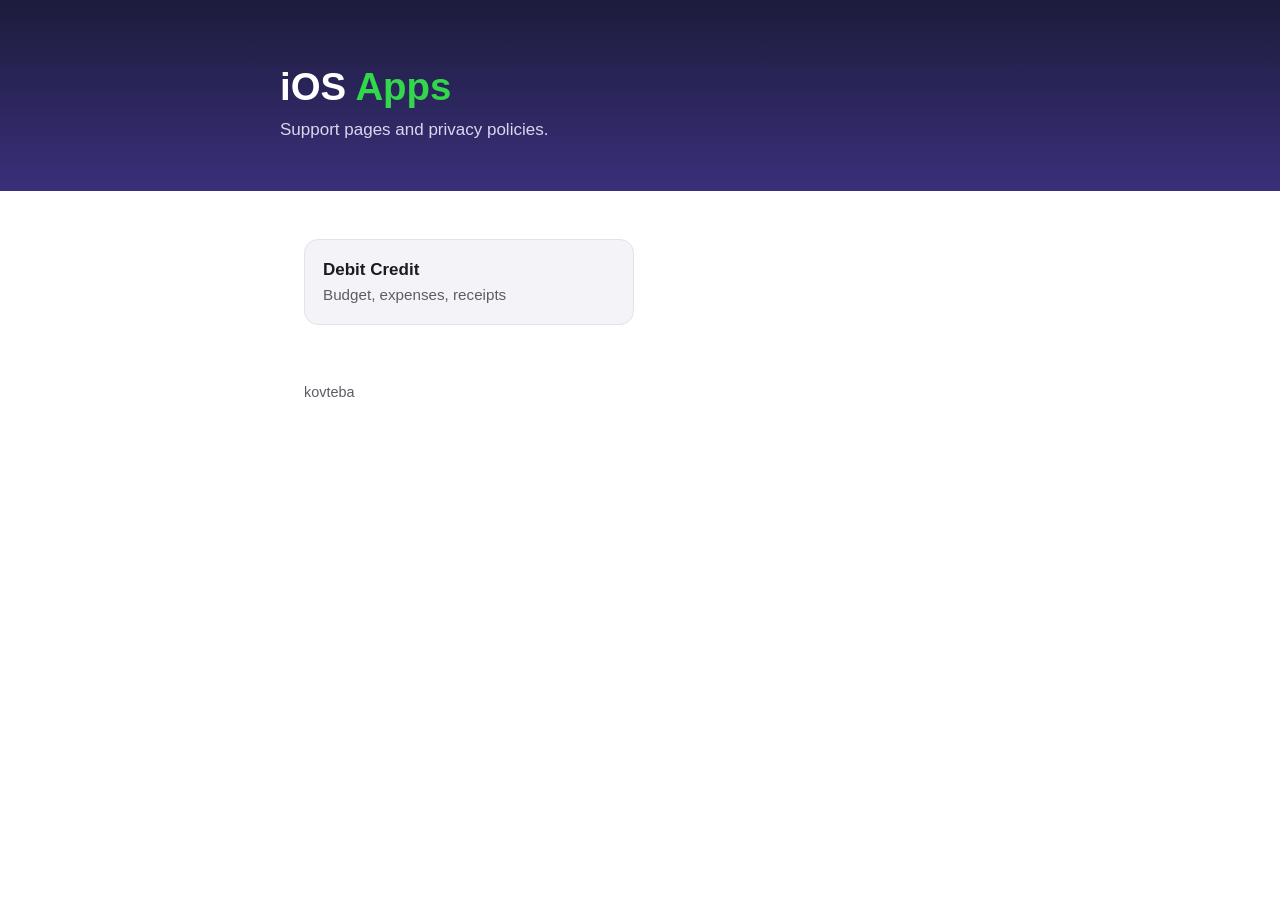
<file: index.html>
<!DOCTYPE html>
<html lang="en">
<head>
<meta charset="utf-8">
<meta name="viewport" content="width=device-width, initial-scale=1">
<meta name="color-scheme" content="light dark">
<title>iOS Apps</title>
<link rel="stylesheet" href="debit-credit/style.css">
</head>
<body>
<header class="band">
  <div class="inner">
    <h1>iOS <span class="accent">Apps</span></h1>
    <p>Support pages and privacy policies.</p>
  </div>
</header>
<main>
  <div class="cards">
    <a class="card" href="debit-credit/">Debit Credit<span>Budget, expenses, receipts</span></a>
  </div>
</main>
<footer>kovteba</footer>
</body>
</html>
</file>
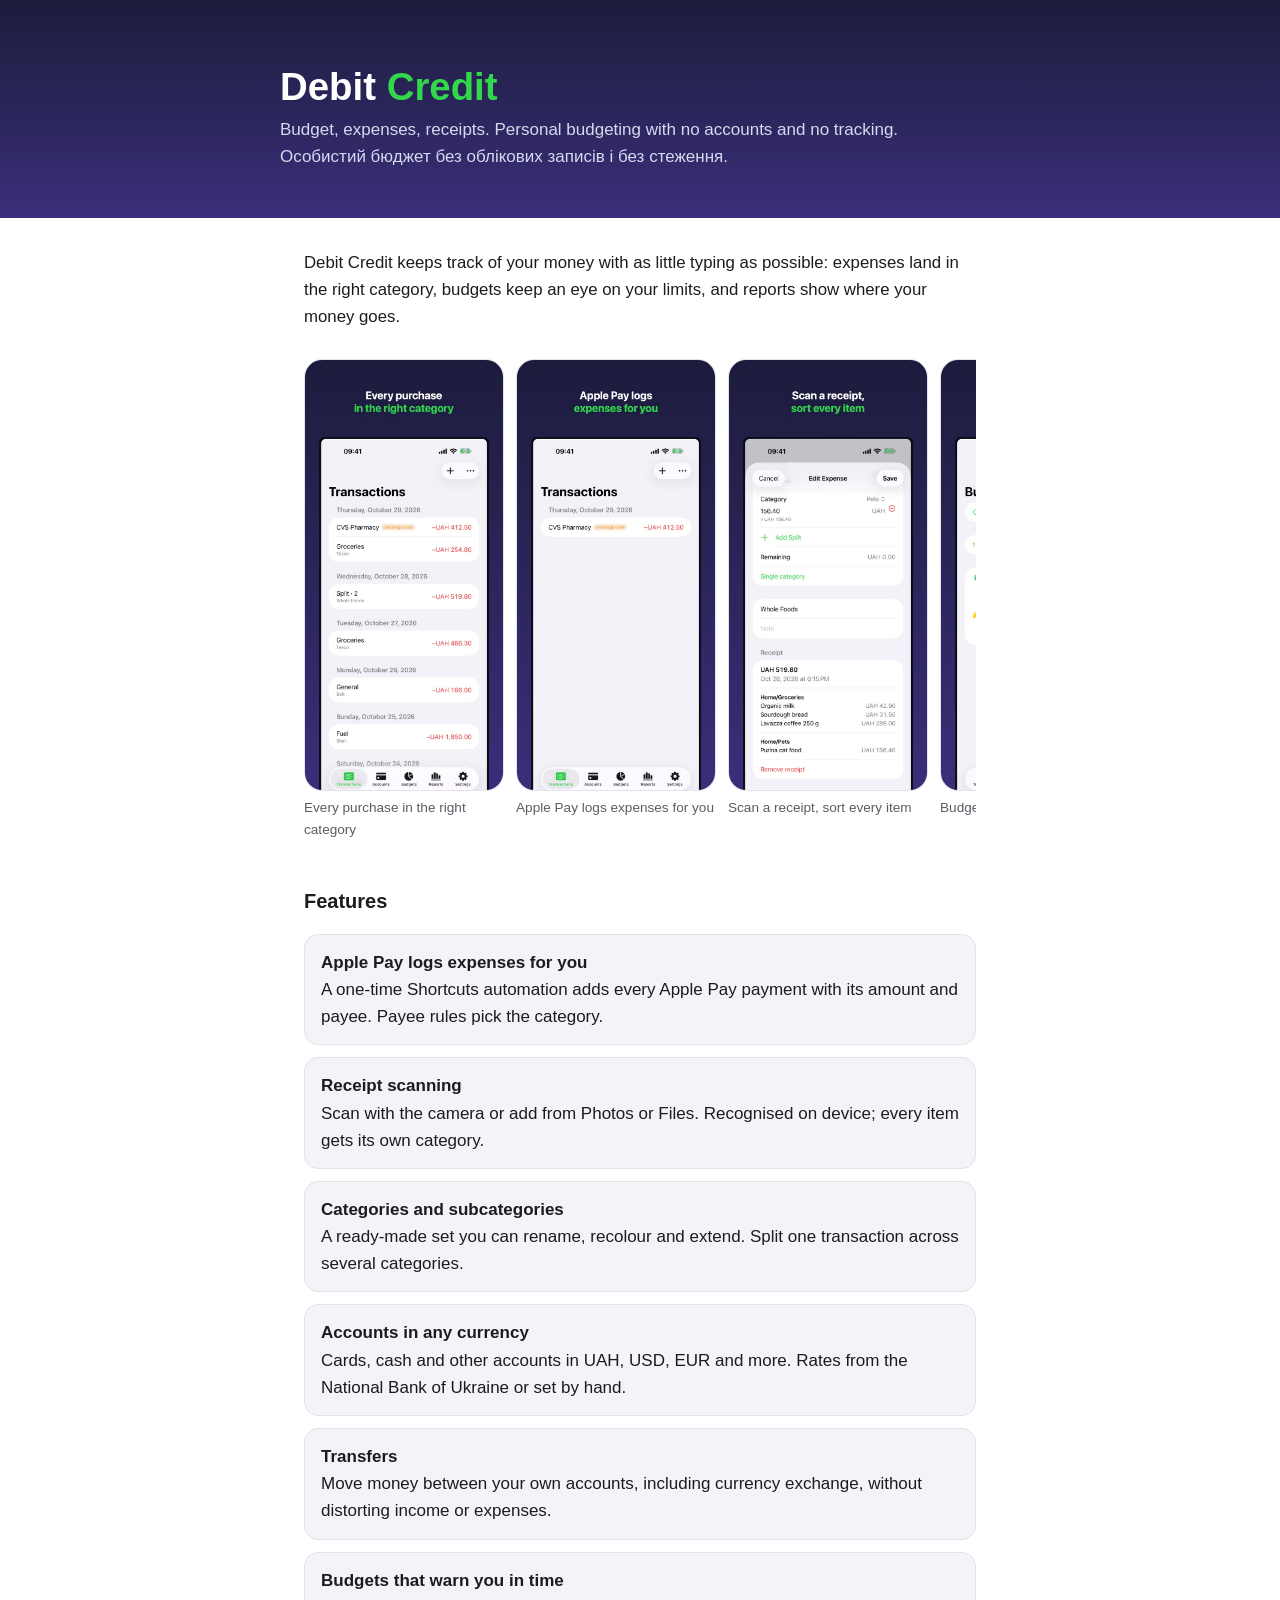
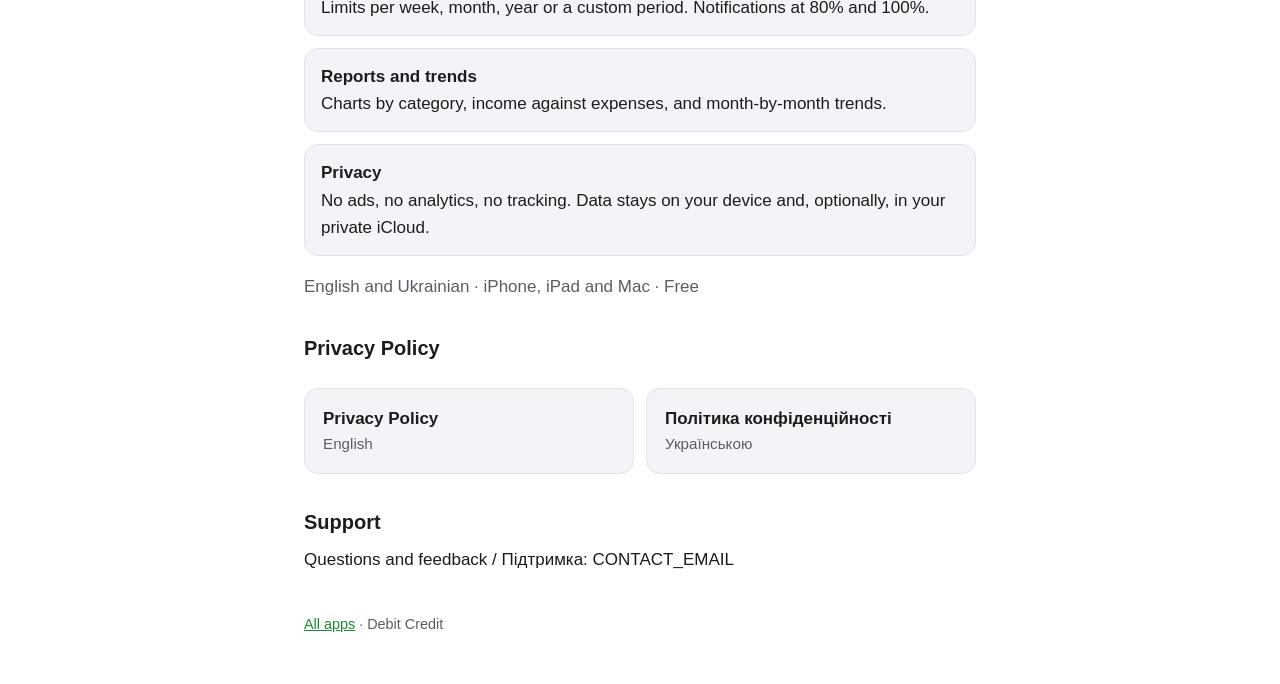
<file: debit-credit/index.html>
<!DOCTYPE html>
<html lang="en">
<head>
<meta charset="utf-8">
<meta name="viewport" content="width=device-width, initial-scale=1">
<meta name="color-scheme" content="light dark">
<title>Debit Credit</title>
<meta name="description" content="Personal budgeting with no accounts and no tracking: Apple Pay logging, receipt scanning, budgets and reports.">
<link rel="icon" href="icon/icon.svg" type="image/svg+xml">
<link rel="stylesheet" href="style.css">
</head>
<body>
<header class="band">
  <div class="inner">
    <h1>Debit <span class="accent">Credit</span></h1>
    <p>Budget, expenses, receipts. Personal budgeting with no accounts and no tracking.</p>
    <p>Особистий бюджет без облікових записів і без стеження.</p>
  </div>
</header>
<main>
  <p class="intro">Debit Credit keeps track of your money with as little typing as possible: expenses land in the right category, budgets keep an eye on your limits, and reports show where your money goes.</p>

  <div class="shots" aria-label="Screenshots">
    <figure><a href="screenshots/iphone/en/1.png"><img src="screenshots/web/en/1.jpg" alt="Transactions list sorted by category" loading="lazy"></a><figcaption>Every purchase in the right category</figcaption></figure>
    <figure><a href="screenshots/iphone/en/2.png"><img src="screenshots/web/en/2.jpg" alt="Apple Pay expense logging" loading="lazy"></a><figcaption>Apple Pay logs expenses for you</figcaption></figure>
    <figure><a href="screenshots/iphone/en/3.png"><img src="screenshots/web/en/3.jpg" alt="Receipt scan split by category" loading="lazy"></a><figcaption>Scan a receipt, sort every item</figcaption></figure>
    <figure><a href="screenshots/iphone/en/4.png"><img src="screenshots/web/en/4.jpg" alt="Budgets with limits" loading="lazy"></a><figcaption>Budgets that warn you in time</figcaption></figure>
    <figure><a href="screenshots/iphone/en/5.png"><img src="screenshots/web/en/5.jpg" alt="Spending report" loading="lazy"></a><figcaption>See where money goes, in one report</figcaption></figure>
  </div>

  <h2>Features</h2>
  <ul class="features">
    <li><strong>Apple Pay logs expenses for you</strong>A one-time Shortcuts automation adds every Apple Pay payment with its amount and payee. Payee rules pick the category.</li>
    <li><strong>Receipt scanning</strong>Scan with the camera or add from Photos or Files. Recognised on device; every item gets its own category.</li>
    <li><strong>Categories and subcategories</strong>A ready-made set you can rename, recolour and extend. Split one transaction across several categories.</li>
    <li><strong>Accounts in any currency</strong>Cards, cash and other accounts in UAH, USD, EUR and more. Rates from the National Bank of Ukraine or set by hand.</li>
    <li><strong>Transfers</strong>Move money between your own accounts, including currency exchange, without distorting income or expenses.</li>
    <li><strong>Budgets that warn you in time</strong>Limits per week, month, year or a custom period. Notifications at 80% and 100%.</li>
    <li><strong>Reports and trends</strong>Charts by category, income against expenses, and month-by-month trends.</li>
    <li><strong>Privacy</strong>No ads, no analytics, no tracking. Data stays on your device and, optionally, in your private iCloud.</li>
  </ul>
  <p class="platforms">English and Ukrainian · iPhone, iPad and Mac · Free</p>

  <h2>Privacy Policy</h2>
  <div class="cards">
    <a class="card" href="privacy-en.html">Privacy Policy<span>English</span></a>
    <a class="card" href="privacy.html">Політика конфіденційності<span>Українською</span></a>
  </div>

  <h2>Support</h2>
  <p>Questions and feedback / Підтримка: CONTACT_EMAIL</p>
</main>
<footer><a href="../">All apps</a> · Debit Credit</footer>
<script src="lightbox.js"></script>
</body>
</html>
</file>
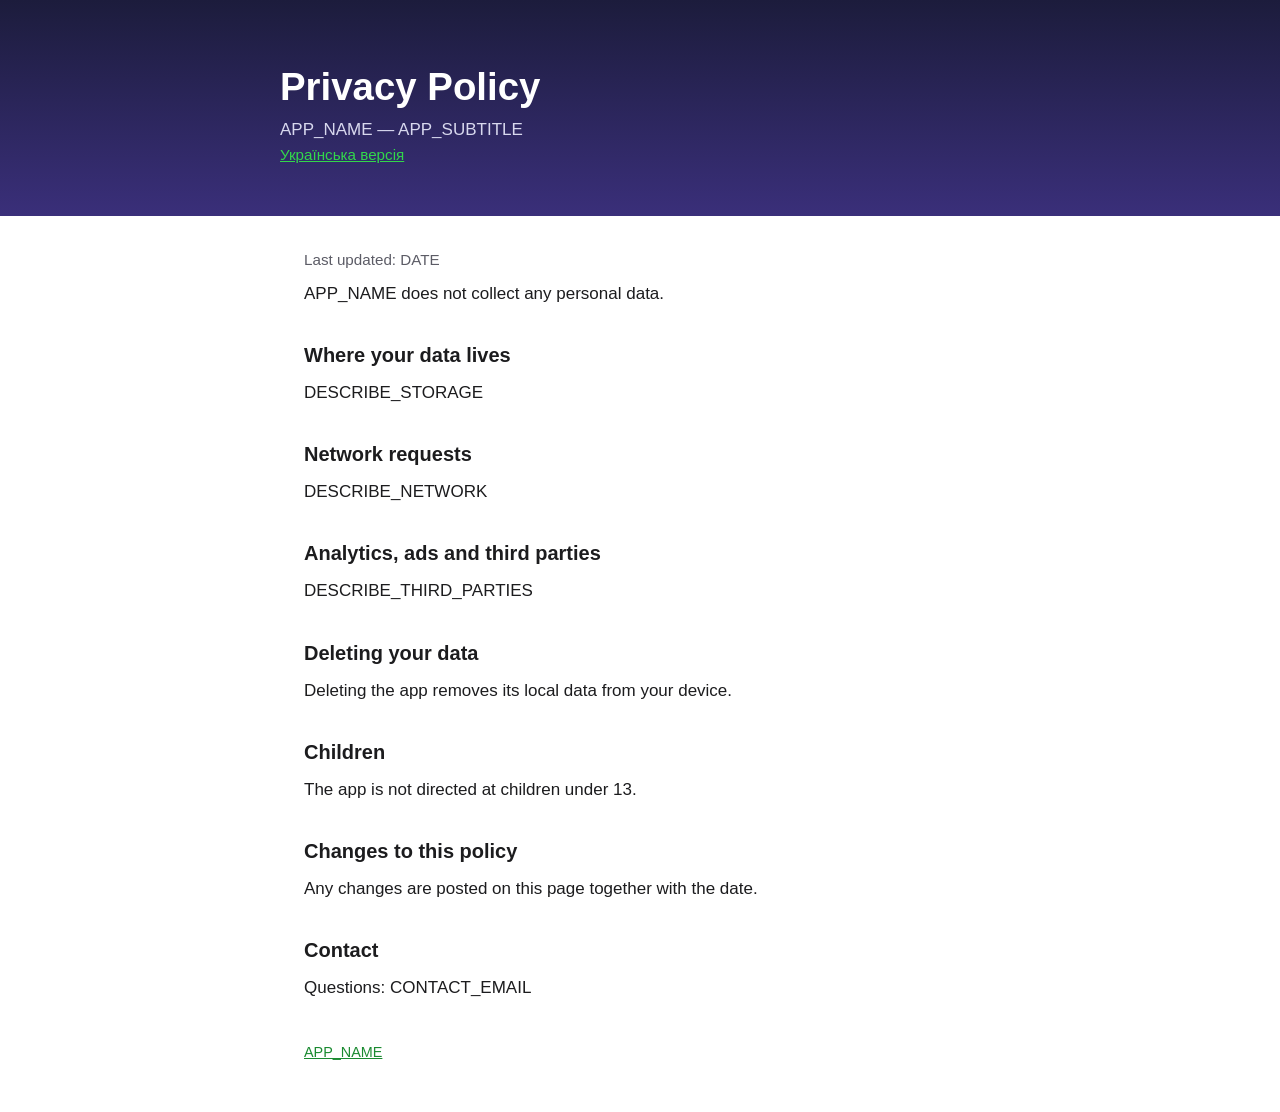
<file: _template/privacy-en.html>
<!DOCTYPE html>
<html lang="en">
<head>
<meta charset="utf-8">
<meta name="viewport" content="width=device-width, initial-scale=1">
<meta name="color-scheme" content="light dark">
<title>Privacy Policy — APP_NAME</title>
<link rel="stylesheet" href="style.css">
</head>
<body>
<header class="band">
  <div class="inner">
    <h1>Privacy Policy</h1>
    <p>APP_NAME — APP_SUBTITLE</p>
    <p class="lang"><a href="privacy.html">Українська версія</a></p>
  </div>
</header>
<main>
  <p class="updated">Last updated: DATE</p>

  <p>APP_NAME does not collect any personal data. <!-- Adjust if the app collects anything. --></p>

  <h2>Where your data lives</h2>
  <p>DESCRIBE_STORAGE</p>

  <h2>Network requests</h2>
  <p>DESCRIBE_NETWORK</p>

  <h2>Analytics, ads and third parties</h2>
  <p>DESCRIBE_THIRD_PARTIES</p>

  <h2>Deleting your data</h2>
  <p>Deleting the app removes its local data from your device.</p>

  <h2>Children</h2>
  <p>The app is not directed at children under 13.</p>

  <h2>Changes to this policy</h2>
  <p>Any changes are posted on this page together with the date.</p>

  <h2>Contact</h2>
  <p>Questions: CONTACT_EMAIL</p>
</main>
<footer><a href="index.html">APP_NAME</a></footer>
</body>
</html>
</file>
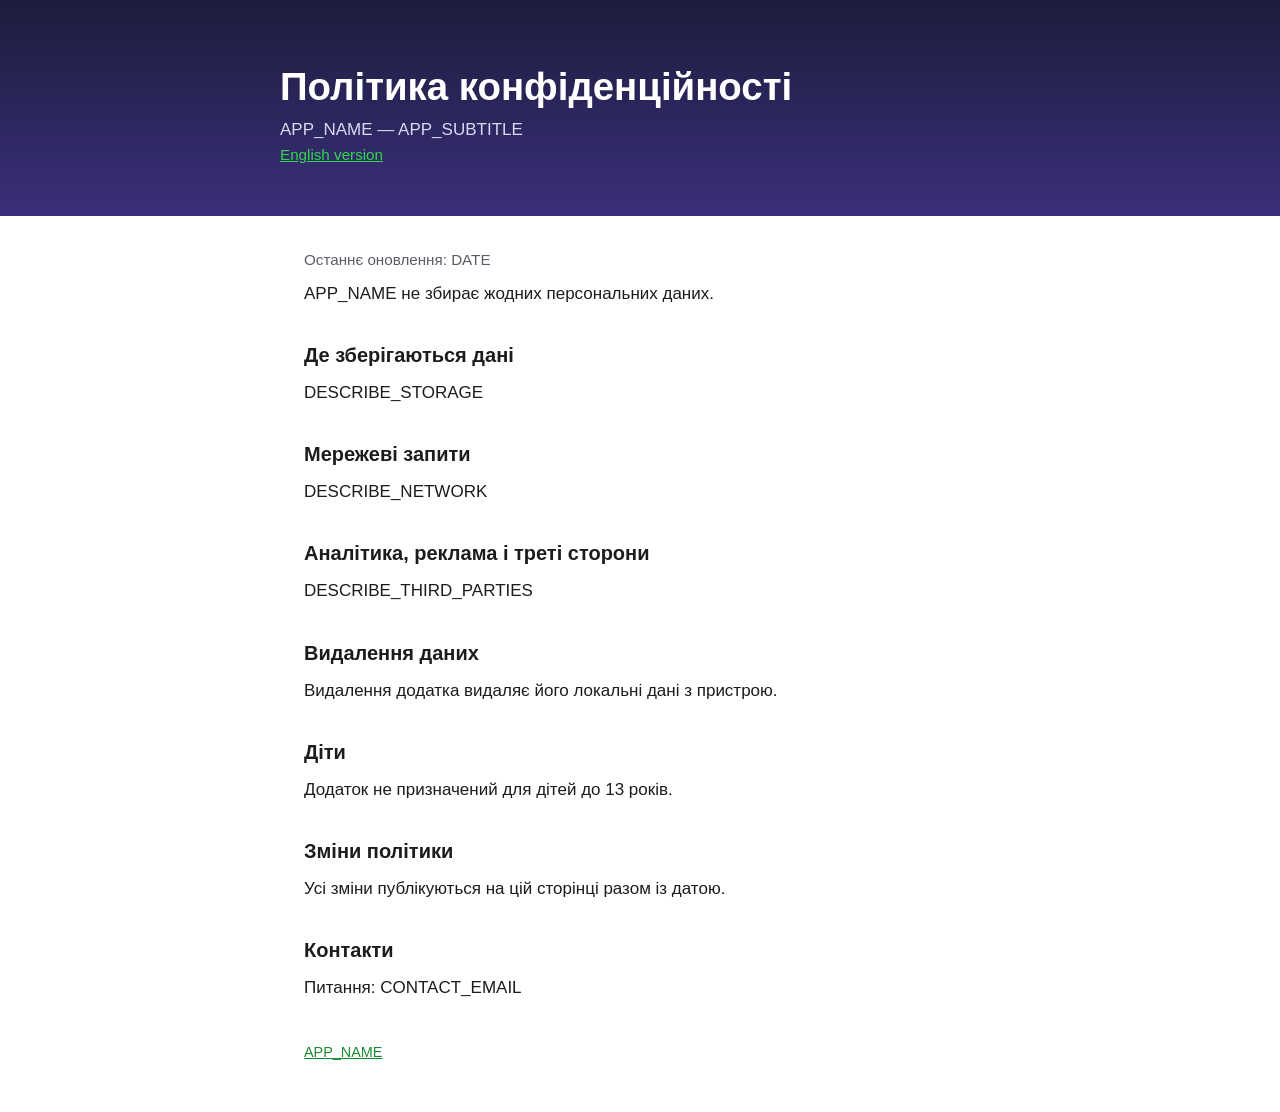
<file: _template/privacy.html>
<!DOCTYPE html>
<html lang="uk">
<head>
<meta charset="utf-8">
<meta name="viewport" content="width=device-width, initial-scale=1">
<meta name="color-scheme" content="light dark">
<title>Політика конфіденційності — APP_NAME</title>
<link rel="stylesheet" href="style.css">
</head>
<body>
<header class="band">
  <div class="inner">
    <h1>Політика конфіденційності</h1>
    <p>APP_NAME — APP_SUBTITLE</p>
    <p class="lang"><a href="privacy-en.html">English version</a></p>
  </div>
</header>
<main>
  <p class="updated">Останнє оновлення: DATE</p>

  <p>APP_NAME не збирає жодних персональних даних. <!-- Змініть, якщо додаток щось збирає. --></p>

  <h2>Де зберігаються дані</h2>
  <p>DESCRIBE_STORAGE</p>

  <h2>Мережеві запити</h2>
  <p>DESCRIBE_NETWORK</p>

  <h2>Аналітика, реклама і треті сторони</h2>
  <p>DESCRIBE_THIRD_PARTIES</p>

  <h2>Видалення даних</h2>
  <p>Видалення додатка видаляє його локальні дані з пристрою.</p>

  <h2>Діти</h2>
  <p>Додаток не призначений для дітей до 13 років.</p>

  <h2>Зміни політики</h2>
  <p>Усі зміни публікуються на цій сторінці разом із датою.</p>

  <h2>Контакти</h2>
  <p>Питання: CONTACT_EMAIL</p>
</main>
<footer><a href="index.html">APP_NAME</a></footer>
</body>
</html>
</file>
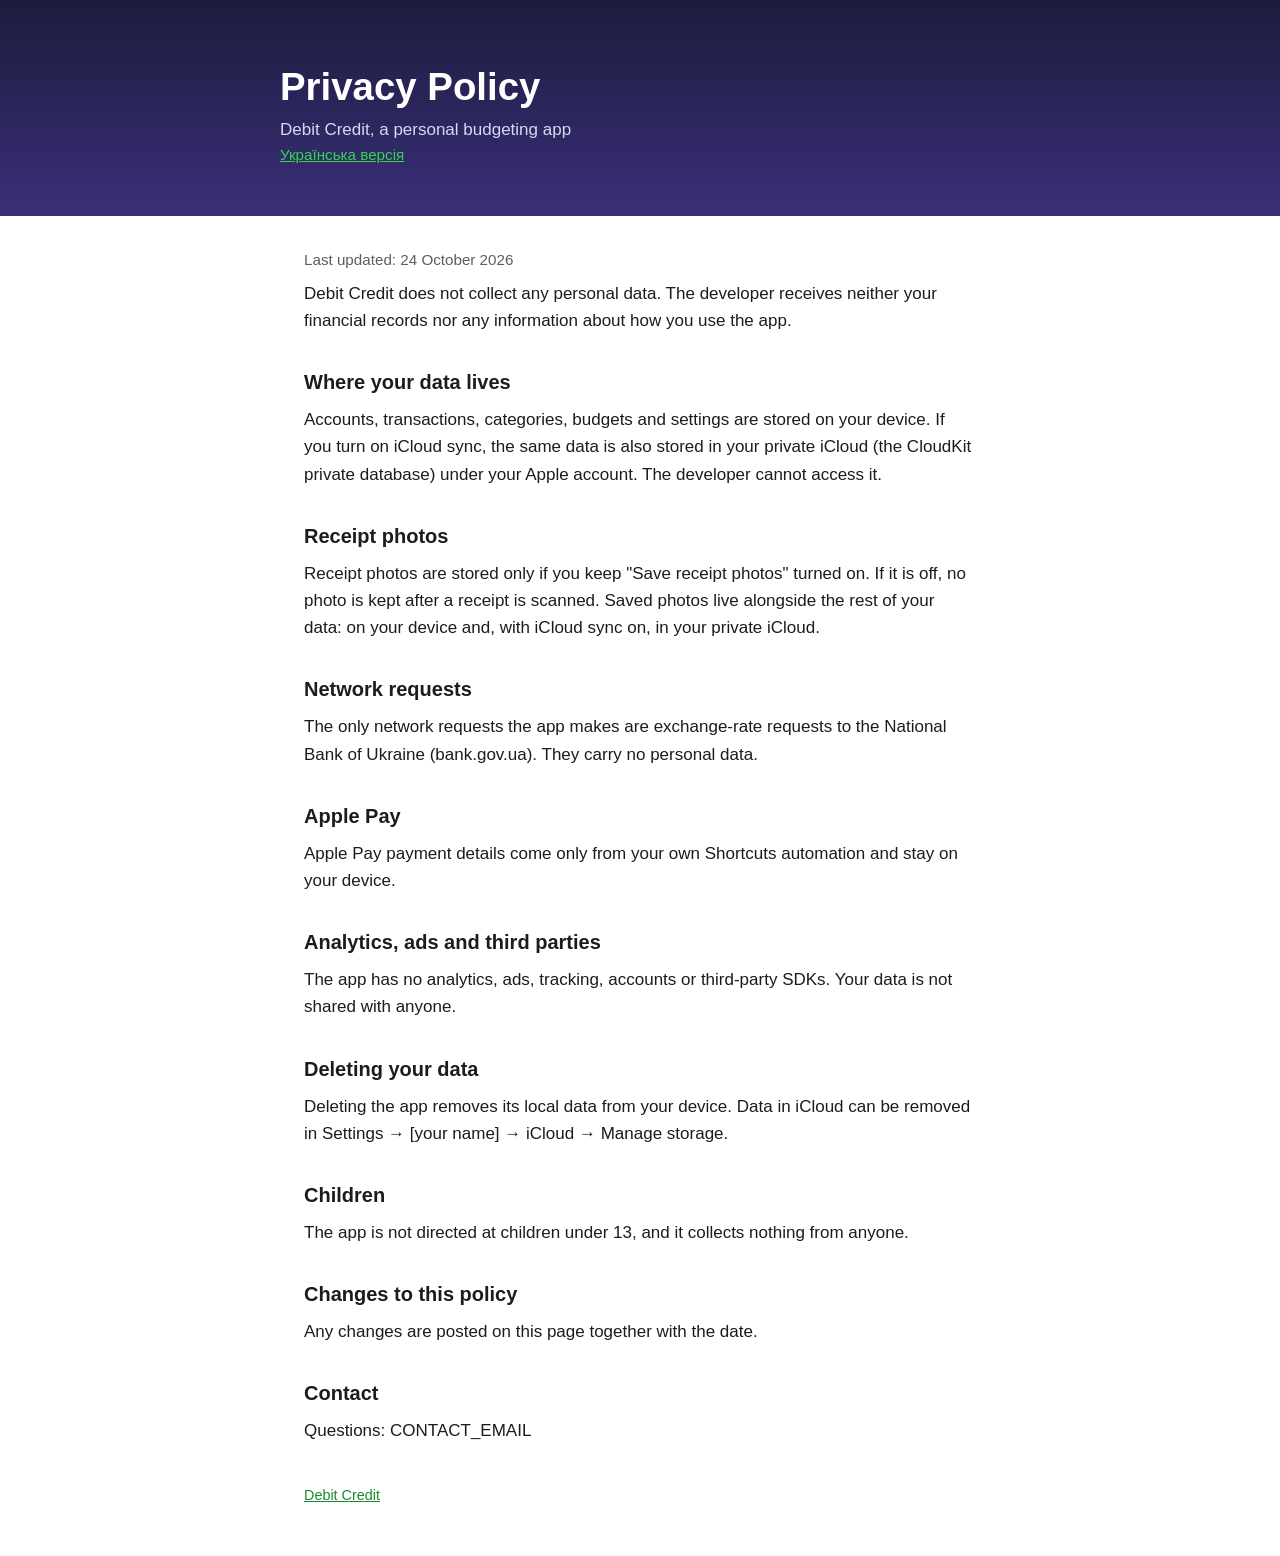
<file: debit-credit/privacy-en.html>
<!DOCTYPE html>
<html lang="en">
<head>
<meta charset="utf-8">
<meta name="viewport" content="width=device-width, initial-scale=1">
<meta name="color-scheme" content="light dark">
<title>Privacy Policy — Debit Credit</title>
<link rel="stylesheet" href="style.css">
</head>
<body>
<header class="band">
  <div class="inner">
    <h1>Privacy Policy</h1>
    <p>Debit Credit, a personal budgeting app</p>
    <p class="lang"><a href="privacy.html">Українська версія</a></p>
  </div>
</header>
<main>
  <p class="updated">Last updated: 24 October 2026</p>

  <p>Debit Credit does not collect any personal data. The developer receives neither your financial records nor any information about how you use the app.</p>

  <h2>Where your data lives</h2>
  <p>Accounts, transactions, categories, budgets and settings are stored on your device. If you turn on iCloud sync, the same data is also stored in your private iCloud (the CloudKit private database) under your Apple account. The developer cannot access it.</p>

  <h2>Receipt photos</h2>
  <p>Receipt photos are stored only if you keep "Save receipt photos" turned on. If it is off, no photo is kept after a receipt is scanned. Saved photos live alongside the rest of your data: on your device and, with iCloud sync on, in your private iCloud.</p>

  <h2>Network requests</h2>
  <p>The only network requests the app makes are exchange-rate requests to the National Bank of Ukraine (bank.gov.ua). They carry no personal data.</p>

  <h2>Apple Pay</h2>
  <p>Apple Pay payment details come only from your own Shortcuts automation and stay on your device.</p>

  <h2>Analytics, ads and third parties</h2>
  <p>The app has no analytics, ads, tracking, accounts or third-party SDKs. Your data is not shared with anyone.</p>

  <h2>Deleting your data</h2>
  <p>Deleting the app removes its local data from your device. Data in iCloud can be removed in Settings → [your name] → iCloud → Manage storage.</p>

  <h2>Children</h2>
  <p>The app is not directed at children under 13, and it collects nothing from anyone.</p>

  <h2>Changes to this policy</h2>
  <p>Any changes are posted on this page together with the date.</p>

  <h2>Contact</h2>
  <p>Questions: CONTACT_EMAIL</p>
</main>
<footer><a href="index.html">Debit Credit</a></footer>
</body>
</html>
</file>
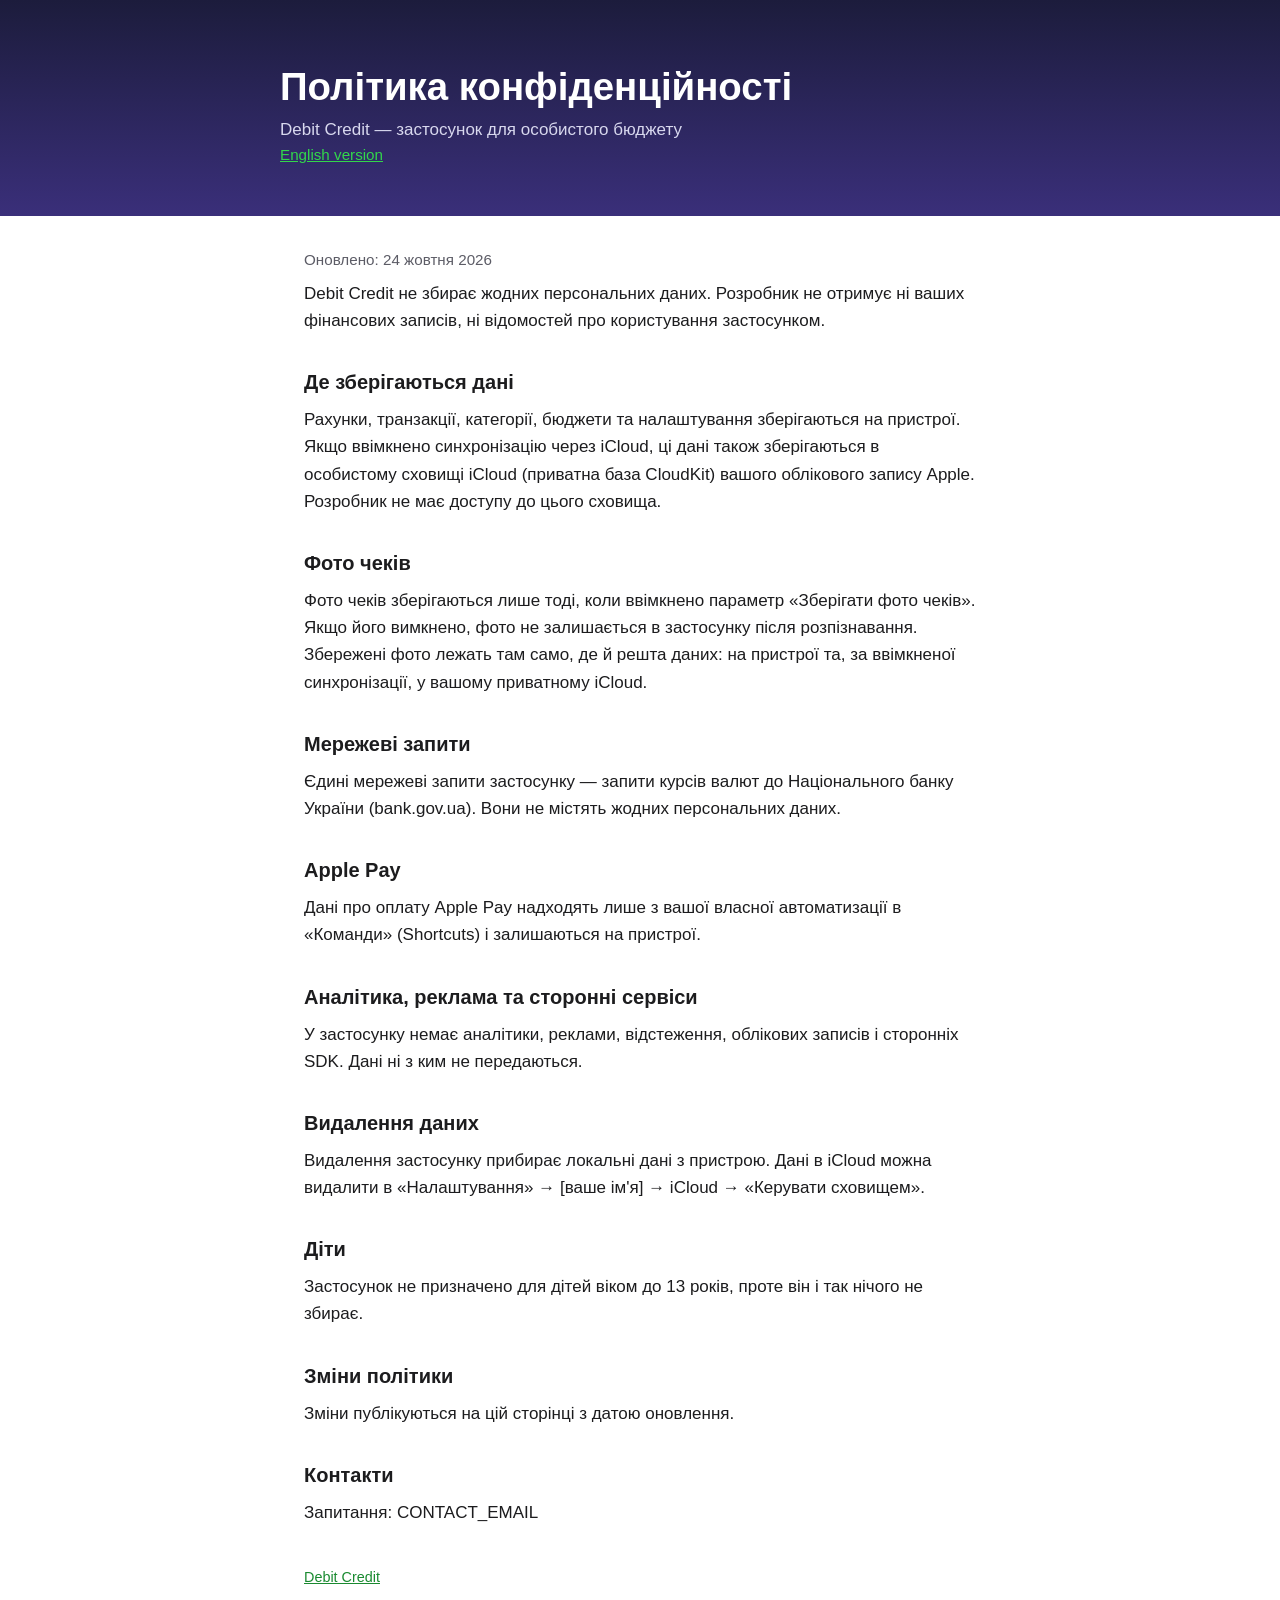
<file: debit-credit/privacy.html>
<!DOCTYPE html>
<html lang="uk">
<head>
<meta charset="utf-8">
<meta name="viewport" content="width=device-width, initial-scale=1">
<meta name="color-scheme" content="light dark">
<title>Політика конфіденційності — Debit Credit</title>
<link rel="stylesheet" href="style.css">
</head>
<body>
<header class="band">
  <div class="inner">
    <h1>Політика конфіденційності</h1>
    <p>Debit Credit — застосунок для особистого бюджету</p>
    <p class="lang"><a href="privacy-en.html">English version</a></p>
  </div>
</header>
<main>
  <p class="updated">Оновлено: 24 жовтня 2026</p>

  <p>Debit Credit не збирає жодних персональних даних. Розробник не отримує ні ваших фінансових записів, ні відомостей про користування застосунком.</p>

  <h2>Де зберігаються дані</h2>
  <p>Рахунки, транзакції, категорії, бюджети та налаштування зберігаються на пристрої. Якщо ввімкнено синхронізацію через iCloud, ці дані також зберігаються в особистому сховищі iCloud (приватна база CloudKit) вашого облікового запису Apple. Розробник не має доступу до цього сховища.</p>

  <h2>Фото чеків</h2>
  <p>Фото чеків зберігаються лише тоді, коли ввімкнено параметр «Зберігати фото чеків». Якщо його вимкнено, фото не залишається в застосунку після розпізнавання. Збережені фото лежать там само, де й решта даних: на пристрої та, за ввімкненої синхронізації, у вашому приватному iCloud.</p>

  <h2>Мережеві запити</h2>
  <p>Єдині мережеві запити застосунку — запити курсів валют до Національного банку України (bank.gov.ua). Вони не містять жодних персональних даних.</p>

  <h2>Apple Pay</h2>
  <p>Дані про оплату Apple Pay надходять лише з вашої власної автоматизації в «Команди» (Shortcuts) і залишаються на пристрої.</p>

  <h2>Аналітика, реклама та сторонні сервіси</h2>
  <p>У застосунку немає аналітики, реклами, відстеження, облікових записів і сторонніх SDK. Дані ні з ким не передаються.</p>

  <h2>Видалення даних</h2>
  <p>Видалення застосунку прибирає локальні дані з пристрою. Дані в iCloud можна видалити в «Налаштування» → [ваше ім'я] → iCloud → «Керувати сховищем».</p>

  <h2>Діти</h2>
  <p>Застосунок не призначено для дітей віком до 13 років, проте він і так нічого не збирає.</p>

  <h2>Зміни політики</h2>
  <p>Зміни публікуються на цій сторінці з датою оновлення.</p>

  <h2>Контакти</h2>
  <p>Запитання: CONTACT_EMAIL</p>
</main>
<footer><a href="index.html">Debit Credit</a></footer>
</body>
</html>
</file>
<file: debit-credit/style.css>
:root {
  --bg: #ffffff;
  --text: #1c1c1e;
  --muted: #5c5c66;
  --link: #1a8a30;
  --card: #f4f4f8;
  --rule: #e2e2ea;
  --band-from: #1c1c3c;
  --band-to: #3a2f7a;
}
@media (prefers-color-scheme: dark) {
  :root {
    --bg: #101018;
    --text: #ececf2;
    --muted: #a0a0b0;
    --link: #32d74b;
    --card: #1a1a2a;
    --rule: #2e2e50;
  }
}
* { box-sizing: border-box; }
body {
  margin: 0;
  background: var(--bg);
  color: var(--text);
  font: 17px/1.6 -apple-system, BlinkMacSystemFont, "Segoe UI", Roboto, Helvetica, Arial, sans-serif;
  -webkit-text-size-adjust: 100%;
}
header.band {
  background: linear-gradient(180deg, var(--band-from), var(--band-to));
  color: #ffffff;
  padding: 40px 16px 32px;
}
header.band .inner, main, footer { max-width: 720px; margin: 0 auto; }
header.band h1 { margin: 0 0 6px; font-size: 1.8rem; line-height: 1.2; }
header.band p { margin: 0; color: #d8d8ee; }
header.band .accent { color: #32d74b; }
main { padding: 24px 16px 8px; }
h2 { font-size: 1.25rem; margin: 2rem 0 0.5rem; }
p, li { margin: 0.5rem 0; }
ul { padding-left: 1.25rem; }
a { color: var(--link); }
a:focus-visible { outline: 2px solid var(--link); outline-offset: 2px; }
.updated { color: var(--muted); font-size: 0.95rem; }
.lang { margin-top: 1rem; font-size: 0.95rem; }
.lang a { color: #32d74b; }
.cards { display: grid; gap: 12px; margin: 1.5rem 0; }
.card {
  display: block;
  background: var(--card);
  border: 1px solid var(--rule);
  border-radius: 14px;
  padding: 16px 18px;
  text-decoration: none;
  color: var(--text);
  font-weight: 600;
}
.card span { display: block; color: var(--muted); font-weight: 400; font-size: 0.95rem; }
footer { padding: 24px 16px 48px; color: var(--muted); font-size: 0.9rem; }
@media (min-width: 640px) {
  header.band { padding: 64px 24px 48px; }
  header.band h1 { font-size: 2.4rem; }
  main, footer { padding-left: 24px; padding-right: 24px; }
  .cards { grid-template-columns: 1fr 1fr; }
}

/* Presentation page */
.intro { font-size: 1.05rem; }
.shots {
  display: flex; gap: 12px; overflow-x: auto; scroll-snap-type: x mandatory;
  padding: 4px 0 12px; margin: 1.5rem 0;
}
.shots figure { flex: 0 0 200px; margin: 0; scroll-snap-align: start; }
.shots img { width: 100%; height: auto; border-radius: 18px; border: 1px solid var(--rule); display: block; }
.shots figcaption { color: var(--muted); font-size: 0.85rem; margin-top: 6px; }
.features { list-style: none; padding: 0; display: grid; gap: 12px; }
.features li { background: var(--card); border: 1px solid var(--rule); border-radius: 14px; padding: 14px 16px; margin: 0; }
.features strong { display: block; }
.platforms { color: var(--muted); }

/* Screenshot viewer */
.shots a { display: block; cursor: zoom-in; border-radius: 18px; }
.shots a:focus-visible { outline: 2px solid var(--link); outline-offset: 2px; }
.lightbox {
  border: 0; padding: 0; margin: 0; max-width: none; max-height: none;
  width: 100vw; height: 100vh; height: 100dvh;
  background: rgba(0, 0, 0, 0.92); color: #fff; outline: none;
}
.lightbox[open] { display: flex; align-items: center; justify-content: center; }
.lightbox::backdrop { background: rgba(0, 0, 0, 0.92); }
.lightbox figure {
  margin: 0; flex: 1; height: 100%; display: flex; flex-direction: column;
  align-items: center; justify-content: center; padding: 48px 8px 16px; min-width: 0;
}
.lightbox img {
  display: block; width: auto; height: auto; object-fit: contain; border-radius: 16px;
  max-width: calc(100vw - 132px); max-height: calc(100vh - 110px); max-height: calc(100dvh - 110px);
}
@media (max-width: 639px) { .lightbox img { max-width: calc(100vw - 16px); } }
.lightbox figcaption { margin-top: 10px; color: #d0d0d8; font-size: 0.95rem; text-align: center; white-space: pre; }
.lightbox button {
  background: rgba(255, 255, 255, 0.12); color: #fff; border: 0; border-radius: 50%;
  width: 44px; height: 44px; font-size: 28px; line-height: 44px; padding: 0; cursor: pointer; flex: 0 0 auto;
}
.lightbox button:hover { background: rgba(255, 255, 255, 0.24); }
.lightbox .lb-prev { margin-left: 8px; }
.lightbox .lb-next { margin-right: 8px; }
.lightbox .lb-close { position: absolute; top: 12px; right: 12px; }
@media (max-width: 639px) { .lightbox .lb-prev, .lightbox .lb-next { display: none; } }
</file>
<file: _template/style.css>
:root {
  --bg: #ffffff;
  --text: #1c1c1e;
  --muted: #5c5c66;
  --link: #1a8a30;
  --card: #f4f4f8;
  --rule: #e2e2ea;
  --band-from: #1c1c3c;
  --band-to: #3a2f7a;
}
@media (prefers-color-scheme: dark) {
  :root {
    --bg: #101018;
    --text: #ececf2;
    --muted: #a0a0b0;
    --link: #32d74b;
    --card: #1a1a2a;
    --rule: #2e2e50;
  }
}
* { box-sizing: border-box; }
body {
  margin: 0;
  background: var(--bg);
  color: var(--text);
  font: 17px/1.6 -apple-system, BlinkMacSystemFont, "Segoe UI", Roboto, Helvetica, Arial, sans-serif;
  -webkit-text-size-adjust: 100%;
}
header.band {
  background: linear-gradient(180deg, var(--band-from), var(--band-to));
  color: #ffffff;
  padding: 40px 16px 32px;
}
header.band .inner, main, footer { max-width: 720px; margin: 0 auto; }
header.band h1 { margin: 0 0 6px; font-size: 1.8rem; line-height: 1.2; }
header.band p { margin: 0; color: #d8d8ee; }
header.band .accent { color: #32d74b; }
main { padding: 24px 16px 8px; }
h2 { font-size: 1.25rem; margin: 2rem 0 0.5rem; }
p, li { margin: 0.5rem 0; }
ul { padding-left: 1.25rem; }
a { color: var(--link); }
a:focus-visible { outline: 2px solid var(--link); outline-offset: 2px; }
.updated { color: var(--muted); font-size: 0.95rem; }
.lang { margin-top: 1rem; font-size: 0.95rem; }
.lang a { color: #32d74b; }
.cards { display: grid; gap: 12px; margin: 1.5rem 0; }
.card {
  display: block;
  background: var(--card);
  border: 1px solid var(--rule);
  border-radius: 14px;
  padding: 16px 18px;
  text-decoration: none;
  color: var(--text);
  font-weight: 600;
}
.card span { display: block; color: var(--muted); font-weight: 400; font-size: 0.95rem; }
footer { padding: 24px 16px 48px; color: var(--muted); font-size: 0.9rem; }
@media (min-width: 640px) {
  header.band { padding: 64px 24px 48px; }
  header.band h1 { font-size: 2.4rem; }
  main, footer { padding-left: 24px; padding-right: 24px; }
  .cards { grid-template-columns: 1fr 1fr; }
}

/* Presentation page */
.intro { font-size: 1.05rem; }
.shots {
  display: flex; gap: 12px; overflow-x: auto; scroll-snap-type: x mandatory;
  padding: 4px 0 12px; margin: 1.5rem 0;
}
.shots figure { flex: 0 0 200px; margin: 0; scroll-snap-align: start; }
.shots img { width: 100%; height: auto; border-radius: 18px; border: 1px solid var(--rule); display: block; }
.shots figcaption { color: var(--muted); font-size: 0.85rem; margin-top: 6px; }
.features { list-style: none; padding: 0; display: grid; gap: 12px; }
.features li { background: var(--card); border: 1px solid var(--rule); border-radius: 14px; padding: 14px 16px; margin: 0; }
.features strong { display: block; }
.platforms { color: var(--muted); }

/* Screenshot viewer */
.shots a { display: block; cursor: zoom-in; border-radius: 18px; }
.shots a:focus-visible { outline: 2px solid var(--link); outline-offset: 2px; }
.lightbox {
  border: 0; padding: 0; margin: 0; max-width: none; max-height: none;
  width: 100vw; height: 100vh; height: 100dvh;
  background: rgba(0, 0, 0, 0.92); color: #fff; outline: none;
}
.lightbox[open] { display: flex; align-items: center; justify-content: center; }
.lightbox::backdrop { background: rgba(0, 0, 0, 0.92); }
.lightbox figure {
  margin: 0; flex: 1; height: 100%; display: flex; flex-direction: column;
  align-items: center; justify-content: center; padding: 48px 8px 16px; min-width: 0;
}
.lightbox img {
  display: block; width: auto; height: auto; object-fit: contain; border-radius: 16px;
  max-width: calc(100vw - 132px); max-height: calc(100vh - 110px); max-height: calc(100dvh - 110px);
}
@media (max-width: 639px) { .lightbox img { max-width: calc(100vw - 16px); } }
.lightbox figcaption { margin-top: 10px; color: #d0d0d8; font-size: 0.95rem; text-align: center; white-space: pre; }
.lightbox button {
  background: rgba(255, 255, 255, 0.12); color: #fff; border: 0; border-radius: 50%;
  width: 44px; height: 44px; font-size: 28px; line-height: 44px; padding: 0; cursor: pointer; flex: 0 0 auto;
}
.lightbox button:hover { background: rgba(255, 255, 255, 0.24); }
.lightbox .lb-prev { margin-left: 8px; }
.lightbox .lb-next { margin-right: 8px; }
.lightbox .lb-close { position: absolute; top: 12px; right: 12px; }
@media (max-width: 639px) { .lightbox .lb-prev, .lightbox .lb-next { display: none; } }
</file>
